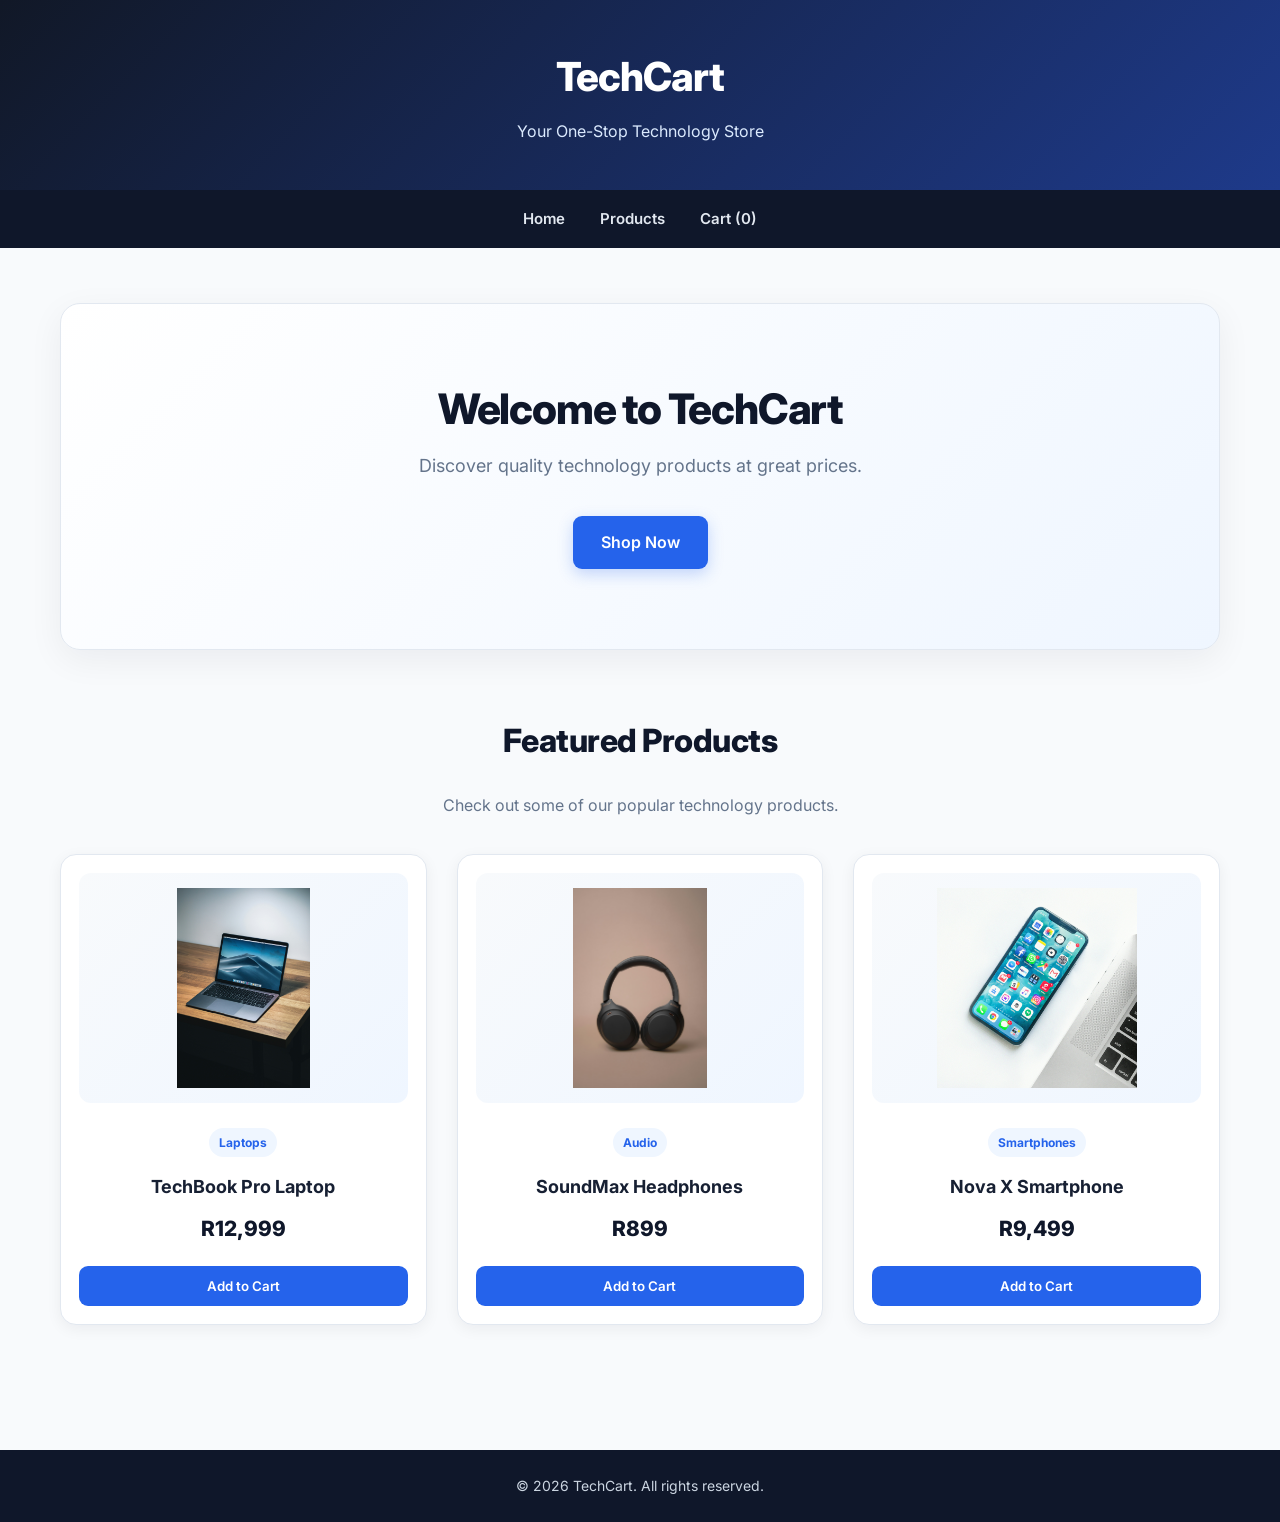
<file: index.html>
<!DOCTYPE html>
<html lang="en">

<head>
    <meta charset="UTF-8">
    <meta name="viewport" content="width=device-width, initial-scale=1.0">

    <title>TechCart | Home</title>

    <link rel="stylesheet" href="css/style.css">
</head>

<body>

    <!-- HEADER -->

    <header>

        <h1>TechCart</h1>

        <p>Your One-Stop Technology Store</p>

    </header>


    <!-- NAVIGATION -->

    <nav>

        <a href="index.html">Home</a>

        <a href="products.html">Products</a>

        <a href="cart.html">
            Cart (<span id="cart-count">0</span>)
        </a>

    </nav>


    <!-- MAIN CONTENT -->

    <main>

        <!-- HERO SECTION -->

        <section class="hero">

            <h2>Welcome to TechCart</h2>

            <p>
                Discover quality technology products
                at great prices.
            </p>

            <a href="products.html" class="hero-button">
                Shop Now
            </a>

        </section>


        <!-- FEATURED PRODUCTS -->

        <section class="featured-section">

            <h2>Featured Products</h2>

            <p class="section-description">
                Check out some of our popular technology products.
            </p>


            <div class="product-grid">


                <!-- LAPTOP -->

                <div class="product-card">

                    <img
                        src="images/laptop.jpg"
                        alt="TechBook Pro Laptop"
                    >

                    <span class="product-category">
                        Laptops
                    </span>

                    <h3>
                        TechBook Pro Laptop
                    </h3>

                    <p>
                        R12,999
                    </p>

                    <button
                        class="add-to-cart-button"
                        data-product-id="1"
                    >
                        Add to Cart
                    </button>

                </div>


                <!-- HEADPHONES -->

                <div class="product-card">

                    <img
                        src="images/headphones.jpg"
                        alt="SoundMax Headphones"
                    >

                    <span class="product-category">
                        Audio
                    </span>

                    <h3>
                        SoundMax Headphones
                    </h3>

                    <p>
                        R899
                    </p>

                    <button
                        class="add-to-cart-button"
                        data-product-id="2"
                    >
                        Add to Cart
                    </button>

                </div>


                <!-- SMARTPHONE -->

                <div class="product-card">

                    <img
                        src="images/phone.jpg"
                        alt="Nova X Smartphone"
                    >

                    <span class="product-category">
                        Smartphones
                    </span>

                    <h3>
                        Nova X Smartphone
                    </h3>

                    <p>
                        R9,499
                    </p>

                    <button
                        class="add-to-cart-button"
                        data-product-id="4"
                    >
                        Add to Cart
                    </button>

                </div>

            </div>

        </section>

    </main>


    <!-- FOOTER -->

    <footer>

        <p>
            &copy; 2026 TechCart. All rights reserved.
        </p>

    </footer>


    <!-- JAVASCRIPT -->

    <script src="js/script.js"></script>

</body>

</html>
</file>
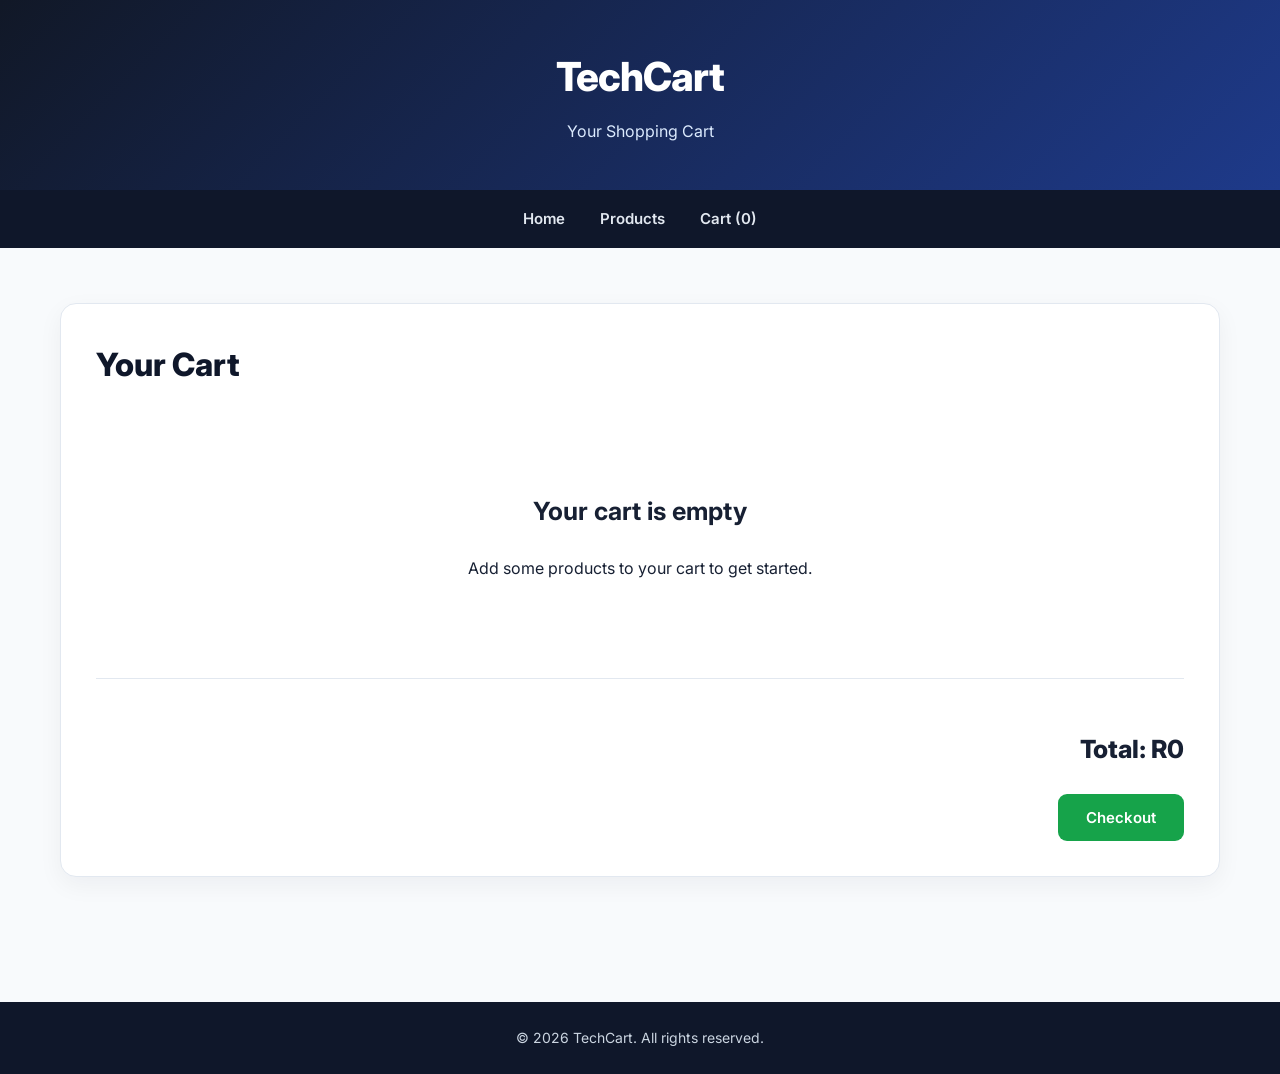
<file: cart.html>
<!DOCTYPE html>
<html lang="en">

<head>

    <meta charset="UTF-8">

    <meta
        name="viewport"
        content="width=device-width, initial-scale=1.0"
    >

    <title>Cart | TechCart</title>

    <link rel="stylesheet" href="css/style.css">

</head>


<body>


    <!-- HEADER -->

    <header>

        <h1>TechCart</h1>

        <p>Your Shopping Cart</p>

    </header>


    <!-- NAVIGATION -->

    <nav>

        <a href="index.html">
            Home
        </a>

        <a href="products.html">
            Products
        </a>

        <a href="cart.html">
            Cart (<span id="cart-count">0</span>)
        </a>

    </nav>


    <!-- MAIN CONTENT -->

    <main>

        <section class="cart-section">

            <h2>
                Your Cart
            </h2>


            <!-- CART ITEMS WILL APPEAR HERE -->

            <div id="cart-container">

            </div>


            <!-- CART SUMMARY -->

            <div class="cart-summary">

                <h3>
                    Total:
                    R<span id="cart-total">0</span>
                </h3>


                <button id="checkout-button">
                    Checkout
                </button>

            </div>

        </section>

    </main>


    <!-- FOOTER -->

    <footer>

        <p>
            &copy; 2026 TechCart. All rights reserved.
        </p>

    </footer>


    <!-- JAVASCRIPT -->

    <script src="js/script.js"></script>

</body>

</html>
</file>
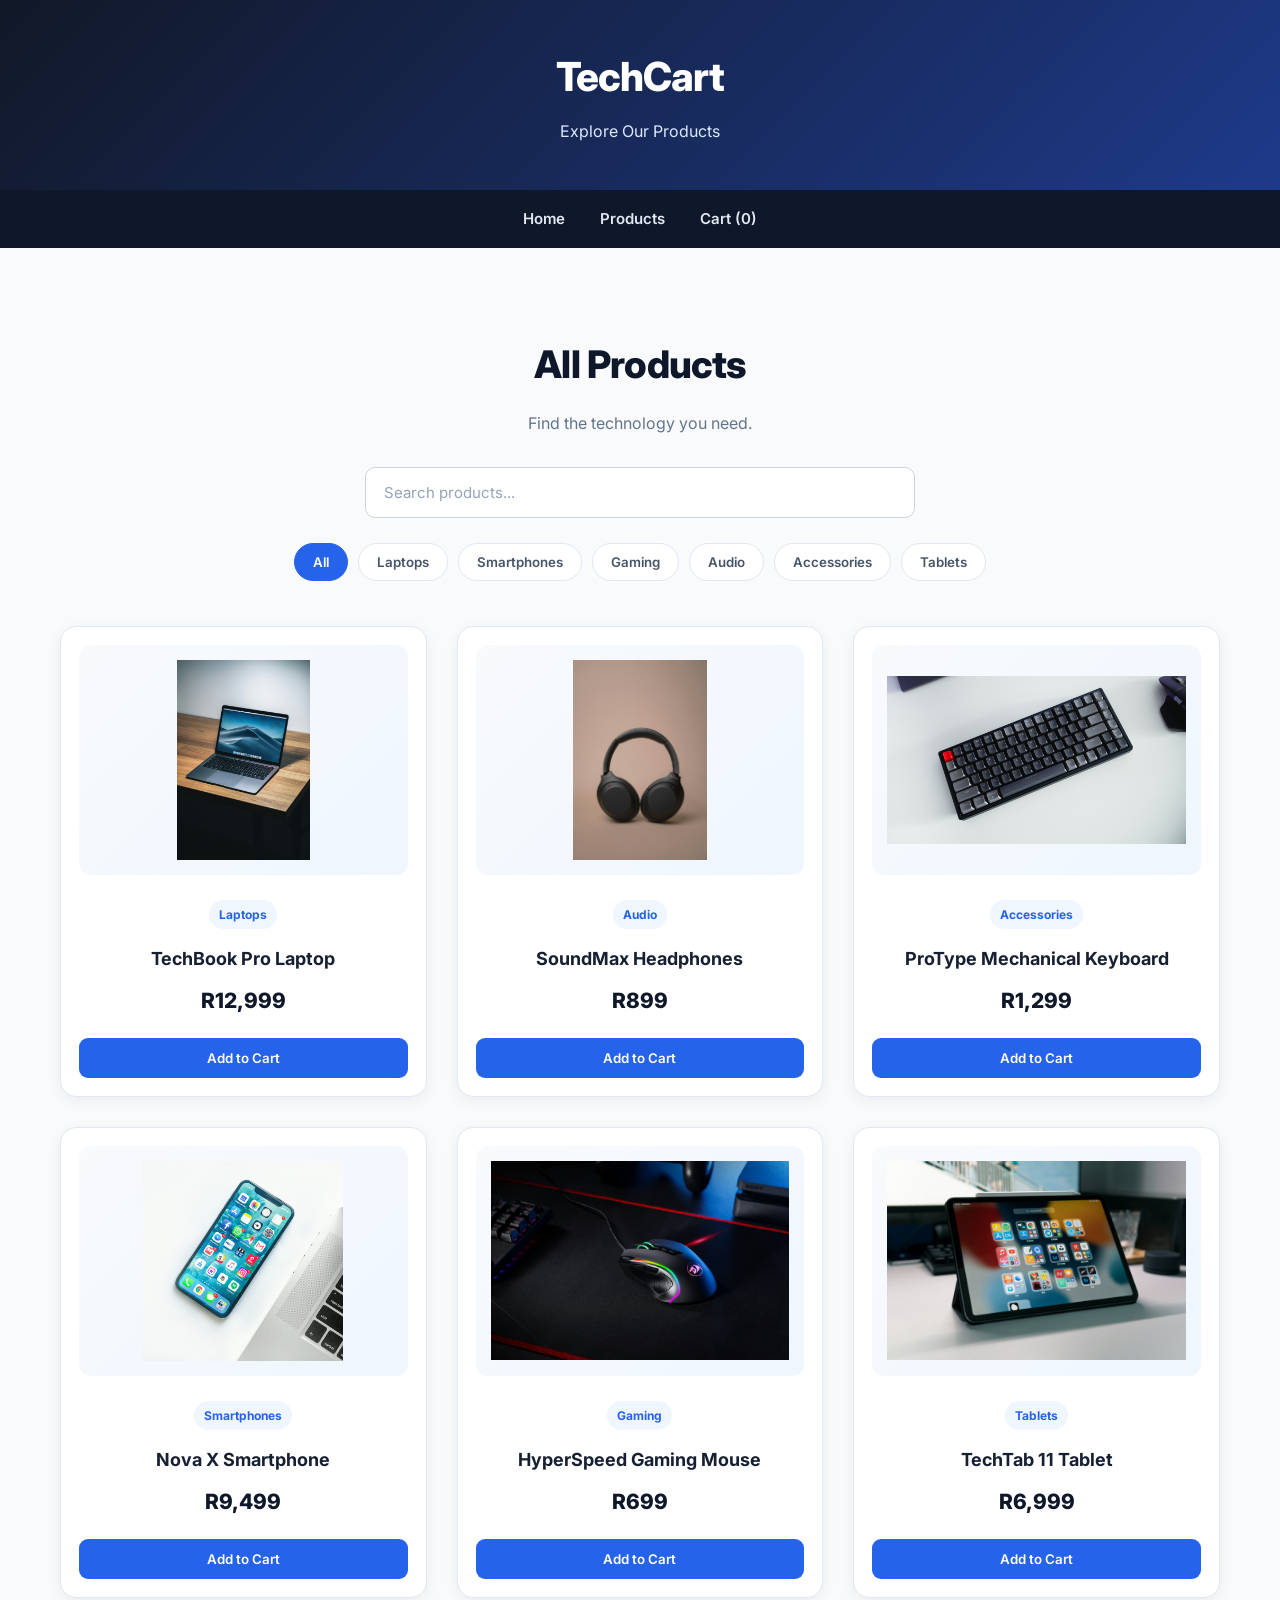
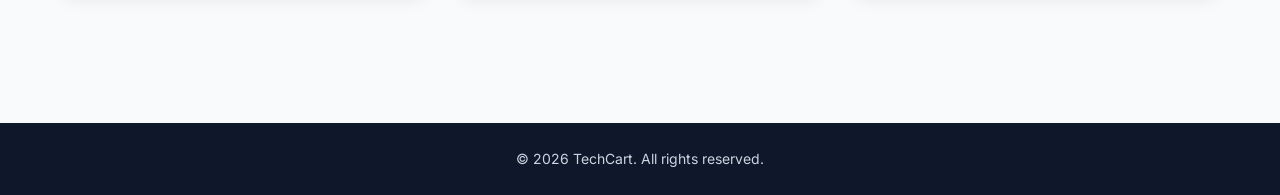
<file: products.html>
<!DOCTYPE html>
<html lang="en">

<head>

    <meta charset="UTF-8">

    <meta
        name="viewport"
        content="width=device-width, initial-scale=1.0"
    >

    <title>Products | TechCart</title>

    <link rel="stylesheet" href="css/style.css">

</head>


<body>


    <!-- HEADER -->

    <header>

        <h1>TechCart</h1>

        <p>Explore Our Products</p>

    </header>


    <!-- NAVIGATION -->

    <nav>

        <a href="index.html">
            Home
        </a>

        <a href="products.html">
            Products
        </a>

        <a href="cart.html">
            Cart (<span id="cart-count">0</span>)
        </a>

    </nav>


    <!-- MAIN CONTENT -->

    <main>


        <!-- PRODUCTS HEADER -->

        <section class="products-header">

            <h2>
                All Products
            </h2>

            <p>
                Find the technology you need.
            </p>


            <!-- SEARCH -->

            <div class="search-container">

                <input
                    type="text"
                    id="search-input"
                    placeholder="Search products..."
                >

            </div>


            <!-- CATEGORY BUTTONS -->

            <div class="category-buttons">

                <button
                    class="category-btn active"
                    data-category="all"
                >
                    All
                </button>

                <button
                    class="category-btn"
                    data-category="laptops"
                >
                    Laptops
                </button>

                <button
                    class="category-btn"
                    data-category="smartphones"
                >
                    Smartphones
                </button>

                <button
                    class="category-btn"
                    data-category="gaming"
                >
                    Gaming
                </button>

                <button
                    class="category-btn"
                    data-category="audio"
                >
                    Audio
                </button>

                <button
                    class="category-btn"
                    data-category="accessories"
                >
                    Accessories
                </button>

                <button
                    class="category-btn"
                    data-category="tablets"
                >
                    Tablets
                </button>

            </div>

        </section>


        <!-- PRODUCT GRID -->

        <section>

            <div class="product-grid">


                <!-- PRODUCT 1 -->

                <div
                    class="product-card"
                    data-category="laptops"
                >

                    <img
                        src="images/laptop.jpg"
                        alt="TechBook Pro Laptop"
                    >

                    <span class="product-category">
                        Laptops
                    </span>

                    <h3>
                        TechBook Pro Laptop
                    </h3>

                    <p>
                        R12,999
                    </p>

                    <button
                        class="add-to-cart-button"
                        data-product-id="1"
                    >
                        Add to Cart
                    </button>

                </div>


                <!-- PRODUCT 2 -->

                <div
                    class="product-card"
                    data-category="audio"
                >

                    <img
                        src="images/headphones.jpg"
                        alt="SoundMax Headphones"
                    >

                    <span class="product-category">
                        Audio
                    </span>

                    <h3>
                        SoundMax Headphones
                    </h3>

                    <p>
                        R899
                    </p>

                    <button
                        class="add-to-cart-button"
                        data-product-id="2"
                    >
                        Add to Cart
                    </button>

                </div>


                <!-- PRODUCT 3 -->

                <div
                    class="product-card"
                    data-category="accessories"
                >

                    <img
                        src="images/keyboard.jpg"
                        alt="ProType Mechanical Keyboard"
                    >

                    <span class="product-category">
                        Accessories
                    </span>

                    <h3>
                        ProType Mechanical Keyboard
                    </h3>

                    <p>
                        R1,299
                    </p>

                    <button
                        class="add-to-cart-button"
                        data-product-id="3"
                    >
                        Add to Cart
                    </button>

                </div>


                <!-- PRODUCT 4 -->

                <div
                    class="product-card"
                    data-category="smartphones"
                >

                    <img
                        src="images/phone.jpg"
                        alt="Nova X Smartphone"
                    >

                    <span class="product-category">
                        Smartphones
                    </span>

                    <h3>
                        Nova X Smartphone
                    </h3>

                    <p>
                        R9,499
                    </p>

                    <button
                        class="add-to-cart-button"
                        data-product-id="4"
                    >
                        Add to Cart
                    </button>

                </div>


                <!-- PRODUCT 5 -->

                <div
                    class="product-card"
                    data-category="gaming"
                >

                    <img
                        src="images/mouse.jpg"
                        alt="HyperSpeed Gaming Mouse"
                    >

                    <span class="product-category">
                        Gaming
                    </span>

                    <h3>
                        HyperSpeed Gaming Mouse
                    </h3>

                    <p>
                        R699
                    </p>

                    <button
                        class="add-to-cart-button"
                        data-product-id="5"
                    >
                        Add to Cart
                    </button>

                </div>


                <!-- PRODUCT 6 -->

                <div
                    class="product-card"
                    data-category="tablets"
                >

                    <img
                        src="images/tablet.jpg"
                        alt="TechTab 11 Tablet"
                    >

                    <span class="product-category">
                        Tablets
                    </span>

                    <h3>
                        TechTab 11 Tablet
                    </h3>

                    <p>
                        R6,999
                    </p>

                    <button
                        class="add-to-cart-button"
                        data-product-id="6"
                    >
                        Add to Cart
                    </button>

                </div>

            </div>

        </section>

    </main>


    <!-- FOOTER -->

    <footer>

        <p>
            &copy; 2026 TechCart. All rights reserved.
        </p>

    </footer>


    <!-- JAVASCRIPT -->

    <script src="js/script.js"></script>

</body>

</html>
</file>
<file: css/style.css>
@import url('https://fonts.googleapis.com/css2?family=Inter:wght@400;500;600;700;800&display=swap');


/* =========================
   GENERAL STYLES
========================= */

* {
    box-sizing: border-box;
}


body {
    margin: 0;
    font-family: 'Inter', sans-serif;
    background-color: #f8fafc;
    color: #172033;
    line-height: 1.6;
}


/* =========================
   HEADER
========================= */

header {
    background: linear-gradient(135deg, #111827, #1e3a8a);
    color: white;
    text-align: center;
    padding: 45px 20px;
}


header h1 {
    margin: 0;
    font-size: 40px;
    font-weight: 800;
    letter-spacing: -1px;
}


header p {
    margin: 10px 0 0;
    font-size: 16px;
    color: #dbeafe;
}


/* =========================
   NAVIGATION
========================= */

nav {
    background-color: #0f172a;
    display: flex;
    justify-content: center;
    align-items: center;
    gap: 35px;
    padding: 17px 20px;
}


nav a {
    color: #e2e8f0;
    text-decoration: none;
    font-size: 15px;
    font-weight: 600;
    transition: color 0.2s ease;
}


nav a:hover {
    color: #60a5fa;
    text-decoration: none;
}


/* =========================
   MAIN
========================= */

main {
    max-width: 1200px;
    margin: 0 auto;
    padding: 55px 20px;
}


/* =========================
   HERO
========================= */

.hero {
    text-align: center;
    background: linear-gradient(135deg, #ffffff, #eff6ff);
    padding: 80px 25px;
    border-radius: 20px;
    margin-bottom: 65px;
    border: 1px solid #e2e8f0;
    box-shadow: 0 10px 35px rgba(15, 23, 42, 0.06);
}


.hero h2 {
    font-size: 42px;
    line-height: 1.2;
    margin: 0 0 18px;
    font-weight: 800;
    letter-spacing: -1.2px;
    color: #0f172a;
}


.hero p {
    max-width: 650px;
    margin: 0 auto 35px;
    font-size: 18px;
    color: #64748b;
}


.hero-button {
    display: inline-block;
    background-color: #2563eb;
    color: white;
    text-decoration: none;
    padding: 14px 28px;
    border-radius: 9px;
    font-weight: 600;
    transition: all 0.25s ease;
    box-shadow: 0 5px 15px rgba(37, 99, 235, 0.25);
}


.hero-button:hover {
    background-color: #1d4ed8;
    transform: translateY(-2px);
    box-shadow: 0 8px 20px rgba(37, 99, 235, 0.3);
}


/* =========================
   SECTIONS
========================= */

.featured-section {
    text-align: center;
}


.featured-section h2 {
    font-size: 32px;
    font-weight: 800;
    letter-spacing: -0.5px;
    color: #0f172a;
}


.section-description {
    color: #64748b;
    margin-bottom: 35px;
}


/* =========================
   PRODUCTS HEADER
========================= */

.products-header {
    text-align: center;
    margin-bottom: 45px;
}


.products-header h2 {
    font-size: 38px;
    font-weight: 800;
    color: #0f172a;
    letter-spacing: -0.8px;
    margin-bottom: 10px;
}


.products-header p {
    color: #64748b;
    margin-bottom: 30px;
}


/* =========================
   SEARCH
========================= */

.search-container {
    margin: 25px auto;
    max-width: 550px;
}


#search-input {
    width: 100%;
    padding: 15px 18px;
    border: 1px solid #cbd5e1;
    border-radius: 10px;
    font-size: 15px;
    font-family: 'Inter', sans-serif;
    background-color: white;
    color: #172033;
    outline: none;
    transition: all 0.2s ease;
}


#search-input:focus {
    border-color: #2563eb;
    box-shadow: 0 0 0 4px rgba(37, 99, 235, 0.1);
}


#search-input::placeholder {
    color: #94a3b8;
}


/* =========================
   CATEGORY BUTTONS
========================= */

.category-buttons {
    display: flex;
    justify-content: center;
    flex-wrap: wrap;
    gap: 10px;
    margin-top: 25px;
}


.category-btn {
    border: 1px solid #e2e8f0;
    background-color: white;
    color: #475569;
    padding: 10px 18px;
    border-radius: 999px;
    cursor: pointer;
    font-weight: 600;
    font-family: 'Inter', sans-serif;
    transition: all 0.2s ease;
}


.category-btn:hover {
    background-color: #eff6ff;
    border-color: #bfdbfe;
    color: #2563eb;
}


.category-btn.active {
    background-color: #2563eb;
    color: white;
    border-color: #2563eb;
}


/* =========================
   PRODUCT GRID
========================= */

.product-grid {
    display: grid;
    grid-template-columns: repeat(3, 1fr);
    gap: 30px;
}


/* =========================
   PRODUCT CARD
========================= */

.product-card {
    background-color: white;
    border-radius: 16px;
    padding: 18px;
    text-align: center;
    border: 1px solid #e2e8f0;

    box-shadow: 0 4px 15px rgba(15, 23, 42, 0.06);

    transition:
        transform 0.3s ease,
        box-shadow 0.3s ease,
        border-color 0.3s ease;
}


.product-card:hover {
    transform: translateY(-9px);
    border-color: #bfdbfe;
    box-shadow: 0 18px 35px rgba(15, 23, 42, 0.12);
}


/* =========================
   PRODUCT IMAGE
========================= */

.product-card img {
    width: 100%;
    height: 230px;
    object-fit: contain;

    background: linear-gradient(135deg, #f8fafc, #eff6ff);

    border-radius: 12px;
    padding: 15px;
    margin-bottom: 18px;

    transition: transform 0.3s ease;
}


.product-card:hover img {
    transform: scale(1.04);
}


/* =========================
   PRODUCT INFORMATION
========================= */

.product-category {
    display: inline-block;
    color: #2563eb;
    background-color: #eff6ff;
    padding: 5px 10px;
    border-radius: 999px;
    font-size: 12px;
    font-weight: 700;
    margin-bottom: 8px;
}


.product-card h3 {
    margin: 8px 0;
    font-size: 18px;
    font-weight: 700;
    color: #172033;
}


.product-card p {
    font-size: 21px;
    font-weight: 800;
    color: #0f172a;
    margin: 10px 0 20px;
}


/* =========================
   ADD TO CART BUTTON
========================= */

.add-to-cart-button {
    width: 100%;
    border: none;
    background-color: #2563eb;
    color: white;
    padding: 12px 20px;
    border-radius: 9px;
    cursor: pointer;
    font-weight: 600;
    font-family: 'Inter', sans-serif;
    transition: all 0.2s ease;
}


.add-to-cart-button:hover {
    background-color: #1d4ed8;
    transform: translateY(-2px);
}


/* =========================
   CART
========================= */

.cart-section {
    background-color: white;
    padding: 35px;
    border-radius: 16px;
    border: 1px solid #e2e8f0;
    box-shadow: 0 8px 25px rgba(15, 23, 42, 0.05);
}


.cart-section h2 {
    margin-top: 0;
    font-size: 32px;
    font-weight: 800;
    color: #0f172a;
}


.cart-item {
    display: flex;
    align-items: center;
    gap: 25px;
    border-bottom: 1px solid #e2e8f0;
    padding: 25px 0;
}


.cart-item img {
    width: 120px;
    height: 100px;
    object-fit: contain;
    background-color: #f8fafc;
    border-radius: 10px;
}


.cart-item-info {
    flex: 1;
}


.cart-item-info h3 {
    margin: 0 0 10px;
    font-weight: 700;
}


.cart-item-price {
    font-weight: 700;
    color: #2563eb;
}


/* =========================
   QUANTITY CONTROLS
========================= */

.quantity-controls {
    display: flex;
    align-items: center;
    gap: 10px;
    margin-top: 15px;
}


.quantity-controls button {
    width: 36px;
    height: 36px;
    border: 1px solid #e2e8f0;
    background-color: #f8fafc;
    cursor: pointer;
    border-radius: 7px;
    font-size: 17px;
    font-weight: 700;
    font-family: 'Inter', sans-serif;
    transition: background-color 0.2s ease;
}


.quantity-controls button:hover {
    background-color: #e2e8f0;
}


/* =========================
   REMOVE BUTTON
========================= */

.remove-button {
    border: none;
    background-color: #dc2626;
    color: white;
    padding: 9px 14px;
    border-radius: 7px;
    cursor: pointer;
    font-weight: 600;
    font-family: 'Inter', sans-serif;
}


.remove-button:hover {
    background-color: #b91c1c;
}


/* =========================
   EMPTY CART
========================= */

.empty-cart {
    text-align: center;
    padding: 50px 20px;
}


.empty-cart h3 {
    font-size: 25px;
    font-weight: 700;
}


/* =========================
   CART SUMMARY
========================= */

.cart-summary {
    text-align: right;
    margin-top: 30px;
    border-top: 1px solid #e2e8f0;
    padding-top: 25px;
}


.cart-summary h3 {
    font-size: 25px;
    font-weight: 800;
}


#checkout-button {
    border: none;
    background-color: #16a34a;
    color: white;
    padding: 14px 28px;
    border-radius: 9px;
    cursor: pointer;
    font-weight: 600;
    font-size: 15px;
    font-family: 'Inter', sans-serif;
    transition: all 0.2s ease;
}


#checkout-button:hover {
    background-color: #15803d;
    transform: translateY(-2px);
}


/* =========================
   FOOTER
========================= */

footer {
    background-color: #0f172a;
    color: #cbd5e1;
    text-align: center;
    padding: 25px 20px;
    margin-top: 70px;
}


footer p {
    margin: 0;
    font-size: 14px;
}


/* =========================
   RESPONSIVE DESIGN
========================= */

@media (max-width: 900px) {

    .product-grid {
        grid-template-columns: repeat(2, 1fr);
    }

}


@media (max-width: 600px) {

    header h1 {
        font-size: 32px;
    }


    nav {
        flex-direction: column;
        align-items: center;
        gap: 15px;
    }


    main {
        padding: 35px 15px;
    }


    .hero {
        padding: 55px 20px;
    }


    .hero h2 {
        font-size: 30px;
    }


    .hero p {
        font-size: 16px;
    }


    .products-header h2 {
        font-size: 30px;
    }


    .product-grid {
        grid-template-columns: 1fr;
    }


    .cart-section {
        padding: 25px 20px;
    }


    .cart-item {
        flex-direction: column;
        align-items: flex-start;
    }


    .cart-item img {
        width: 100%;
        height: 180px;
    }


    .cart-summary {
        text-align: center;
    }

}
</file>
